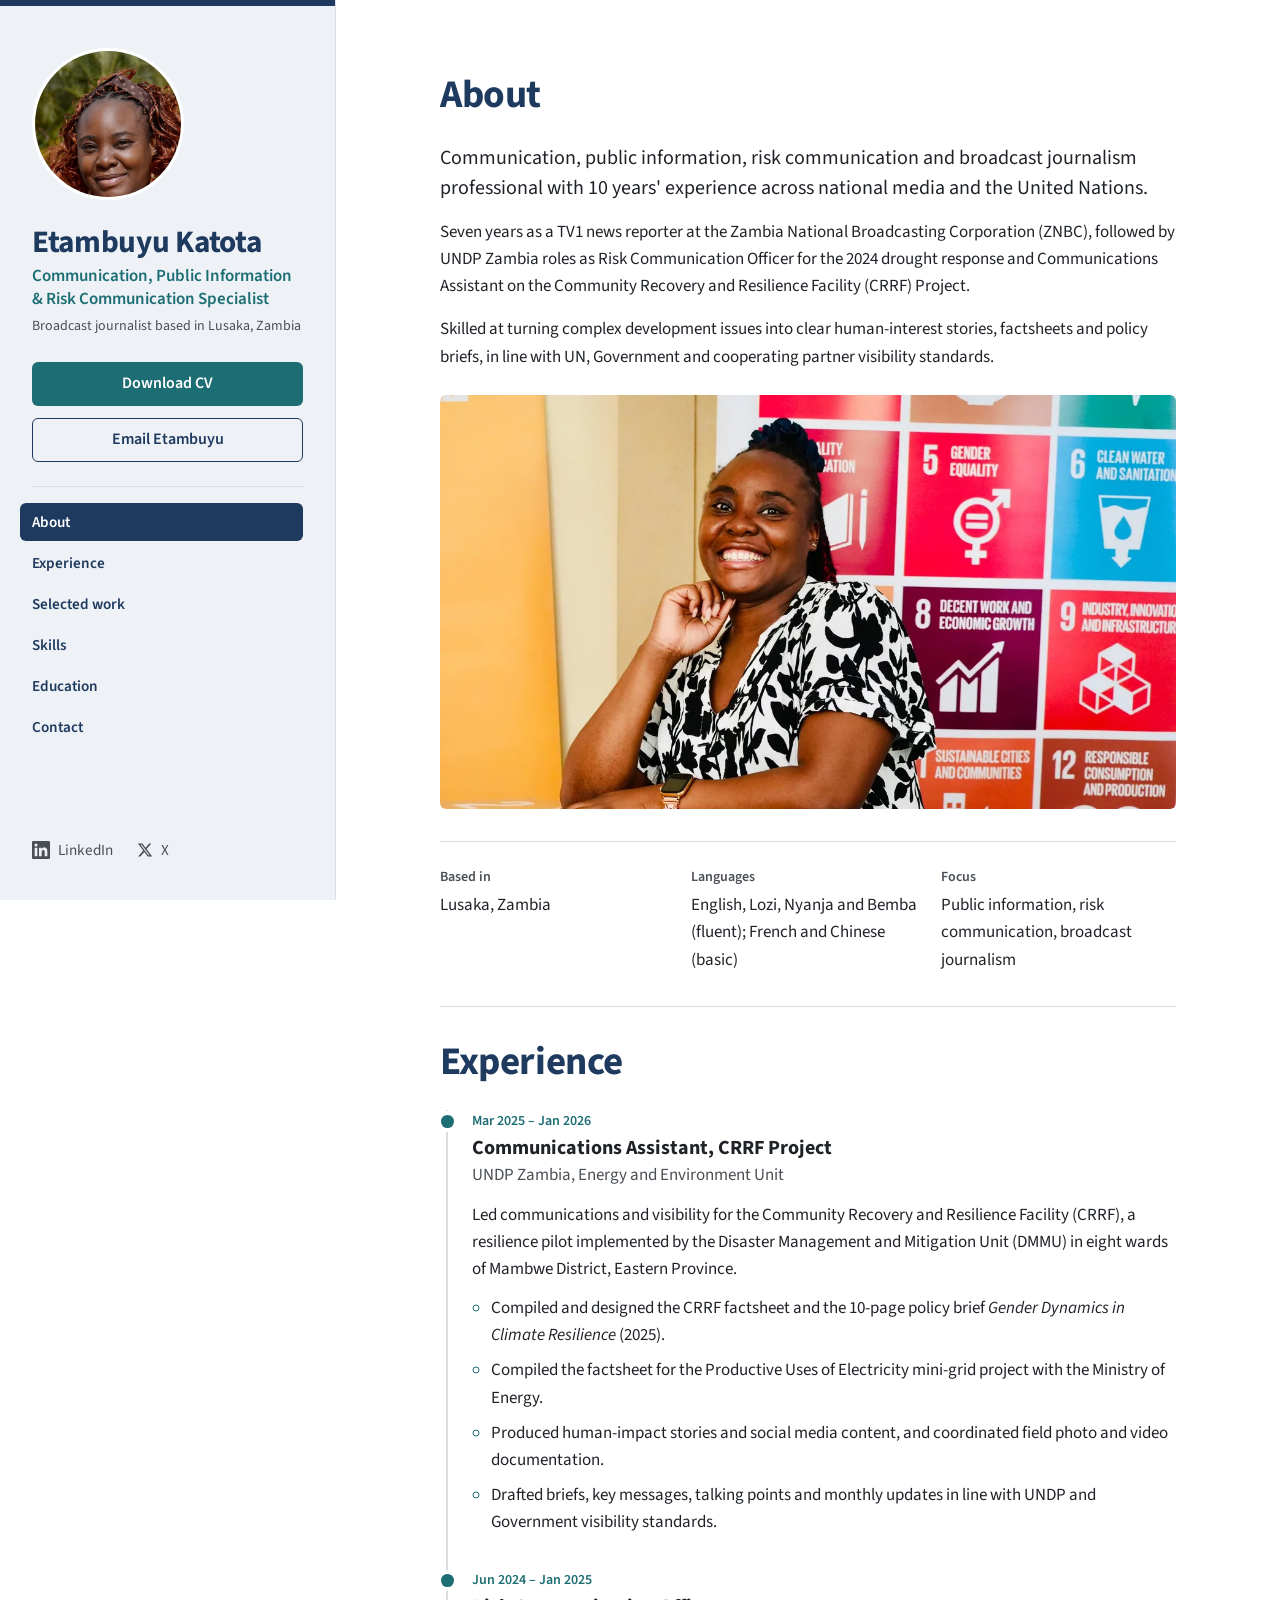
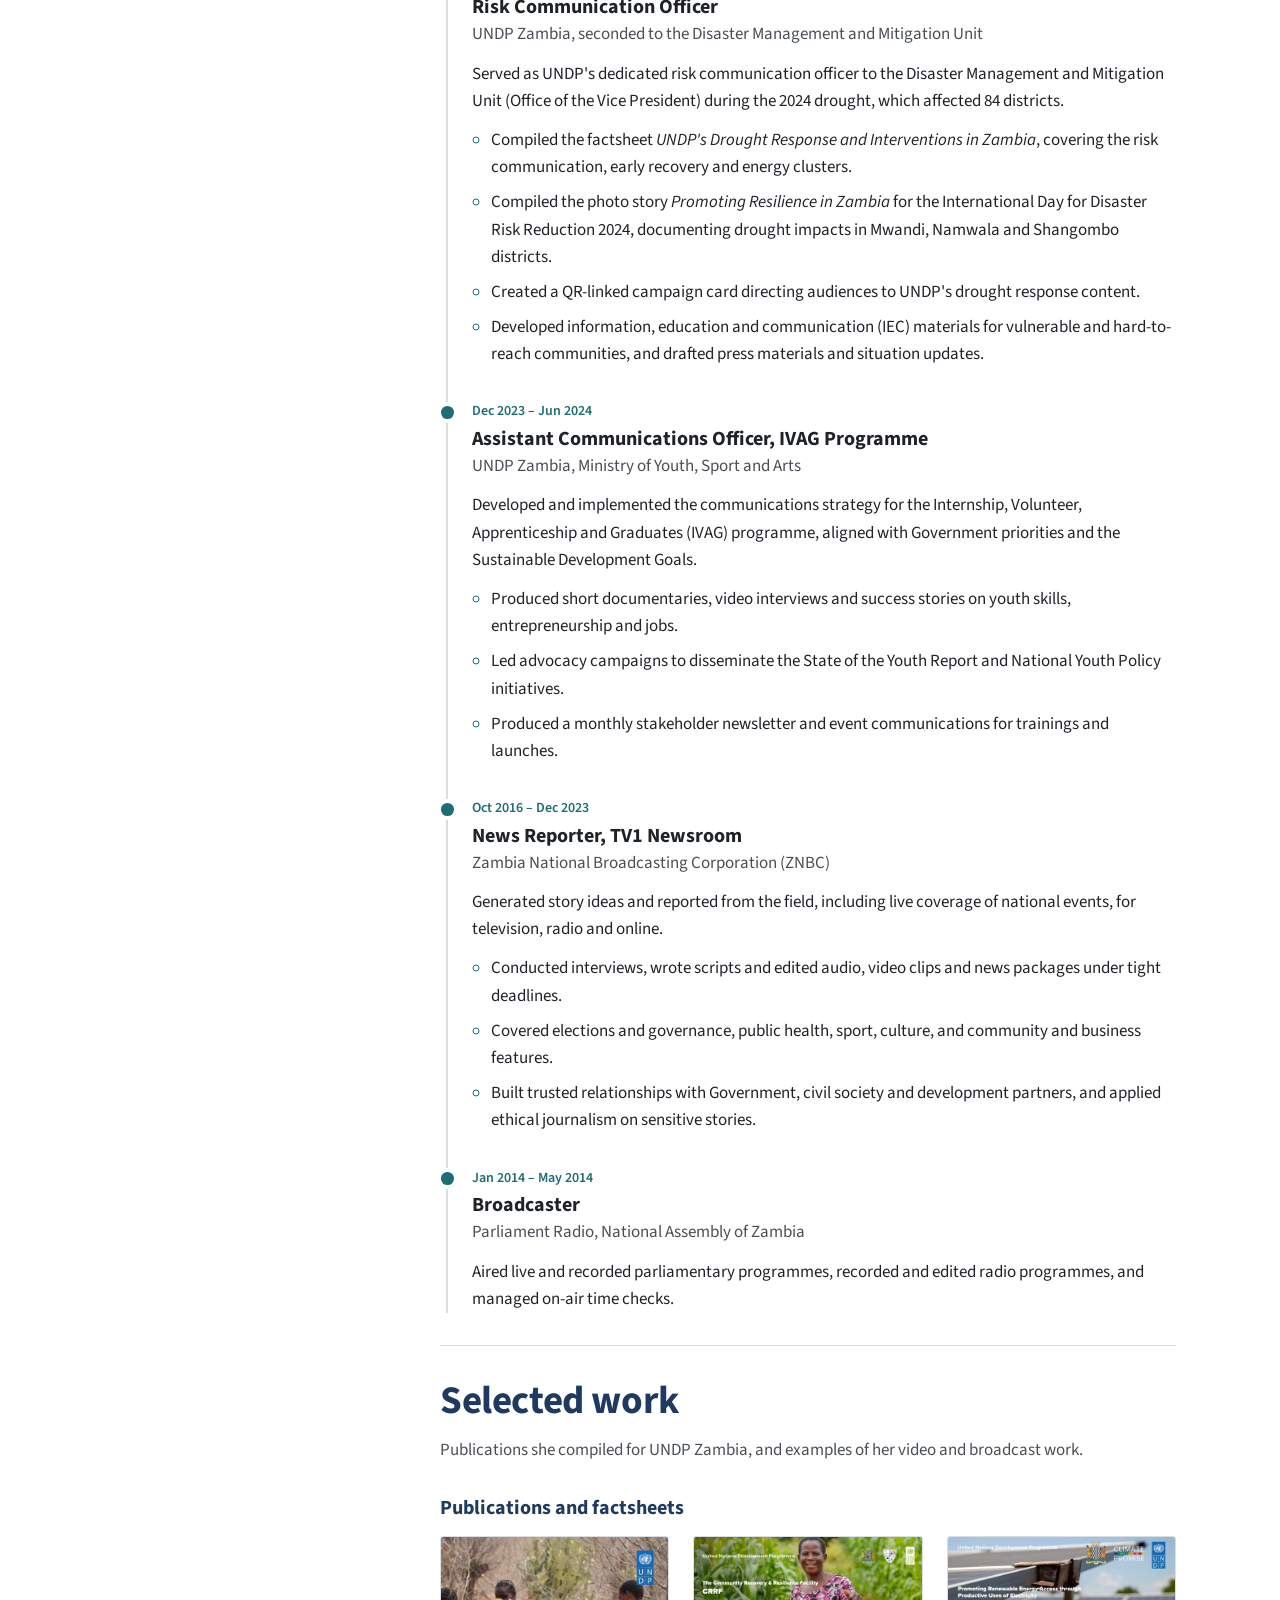
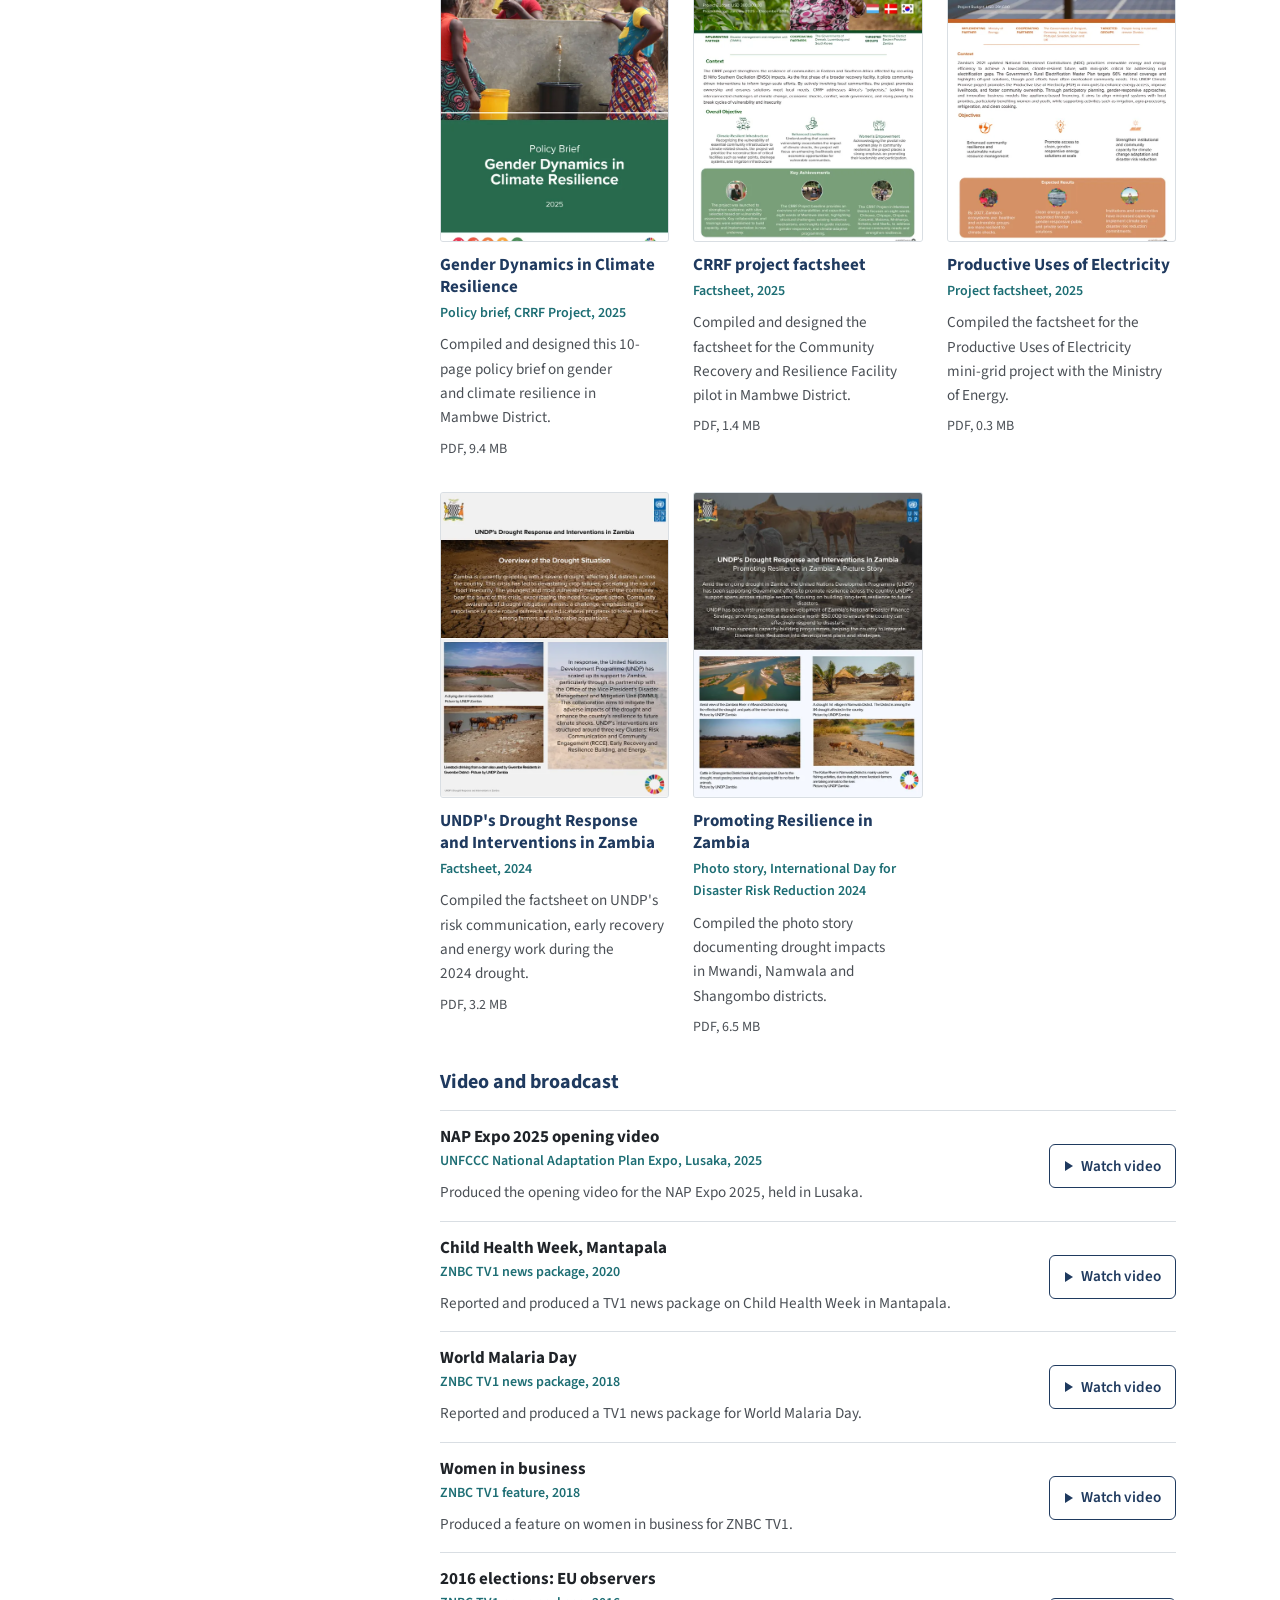
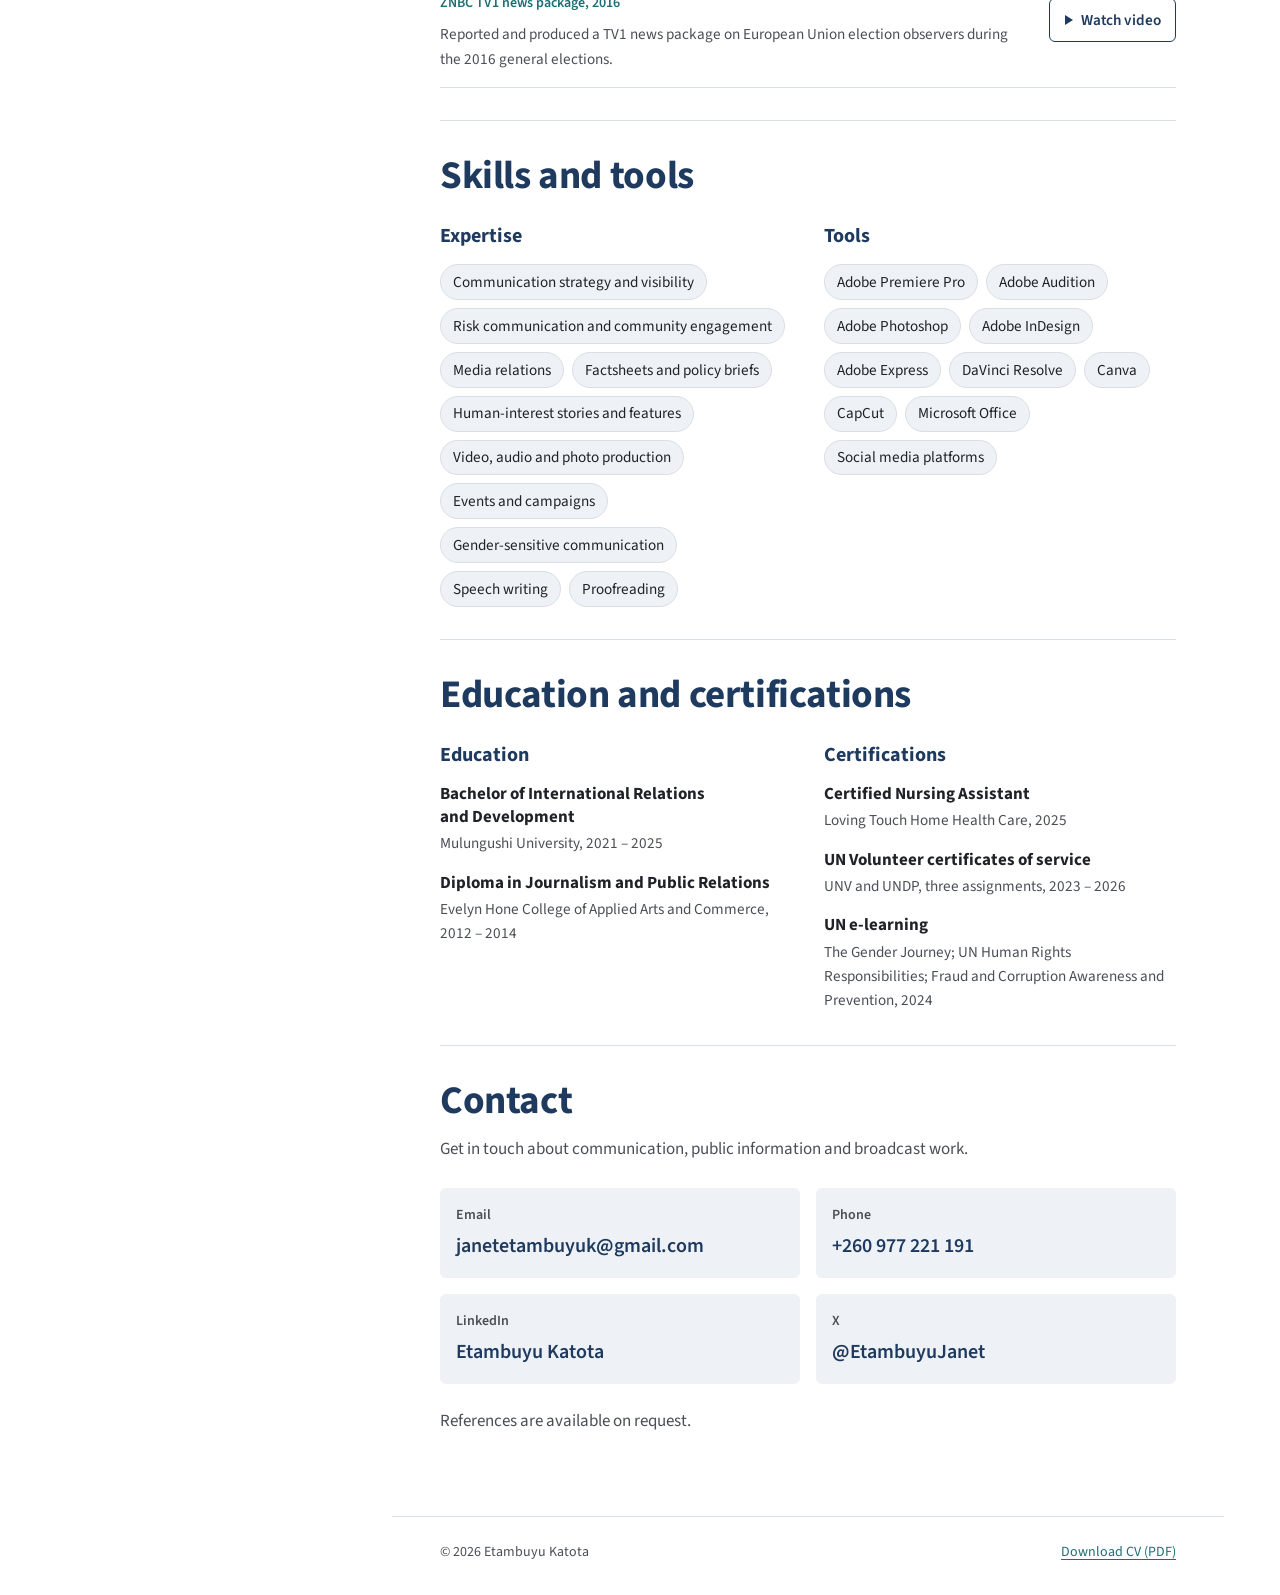
<file: index.html>
<!doctype html>
<html lang="en-GB">
<head>
  <meta charset="utf-8">
  <meta name="viewport" content="width=device-width, initial-scale=1">
  <title>Etambuyu Katota | Communication, Public Information &amp; Risk Communication Specialist</title>
  <meta name="description" content="Etambuyu Katota is a communication, public information, risk communication and broadcast journalism professional in Lusaka, Zambia, with 10 years' experience across national media and the United Nations.">
  <meta name="author" content="Etambuyu Katota">
  <meta name="theme-color" content="#1F3A5F">

  <link rel="canonical" href="https://etambuyukatota.github.io/">

  <!-- Preview shown when the link is shared on WhatsApp, LinkedIn, X, etc. -->
  <meta property="og:type" content="profile">
  <meta property="og:url" content="https://etambuyukatota.github.io/">
  <meta property="og:site_name" content="Etambuyu Katota">
  <meta property="og:title" content="Etambuyu Katota | Communication, Public Information &amp; Risk Communication Specialist">
  <meta property="og:description" content="Communication, public information, risk communication and broadcast journalism professional in Lusaka, Zambia.">
  <meta property="og:image" content="https://etambuyukatota.github.io/assets/img/social-preview.png">
  <meta property="og:image:width" content="1200">
  <meta property="og:image:height" content="630">
  <meta property="og:image:alt" content="Etambuyu Katota, Communication, Public Information and Risk Communication Specialist">
  <meta name="twitter:card" content="summary_large_image">

  <link rel="icon" href="assets/img/favicon.svg" type="image/svg+xml">
  <link rel="preload" href="assets/fonts/source-sans-3-latin-400-normal.woff2" as="font" type="font/woff2" crossorigin>
  <link rel="preload" href="assets/fonts/source-sans-3-latin-700-normal.woff2" as="font" type="font/woff2" crossorigin>
  <link rel="stylesheet" href="css/style.css">

  <script type="application/ld+json">
  {
    "@context": "https://schema.org",
    "@type": "Person",
    "name": "Etambuyu Katota",
    "jobTitle": "Communication, Public Information & Risk Communication Specialist",
    "email": "mailto:janetetambuyuk@gmail.com",
    "telephone": "+260977221191",
    "address": { "@type": "PostalAddress", "addressLocality": "Lusaka", "addressCountry": "ZM" },
    "alumniOf": [
      { "@type": "CollegeOrUniversity", "name": "Mulungushi University" },
      { "@type": "CollegeOrUniversity", "name": "Evelyn Hone College of Applied Arts and Commerce" }
    ],
    "knowsLanguage": ["English", "Lozi", "Nyanja", "Bemba", "French", "Chinese"],
    "sameAs": [
      "https://www.linkedin.com/in/etambuyu-katota-690616171",
      "https://x.com/EtambuyuJanet"
    ]
  }
  </script>
</head>
<body>
  <a class="skip-link" href="#main">Skip to content</a>

  <header class="profile">
    <div class="profile__inner">
      <img class="profile__photo" src="assets/img/etambuyu-katota-portrait.webp" width="480" height="600" alt="Portrait of Etambuyu Katota">
      <div class="profile__text">
        <h1 class="profile__name">Etambuyu Katota</h1>
        <p class="profile__role">Communication, Public Information &amp; Risk Communication Specialist</p>
        <p class="profile__meta">Broadcast journalist based in Lusaka, Zambia</p>
      </div>
      <div class="profile__actions">
        <a class="btn btn--primary" href="assets/docs/Etambuyu-Katota-CV.pdf" download>Download CV</a>
        <a class="btn btn--secondary" href="mailto:janetetambuyuk@gmail.com">Email Etambuyu</a>
      </div>
      <nav class="profile__nav" aria-label="Page sections">
        <ul>
          <li><a href="#about">About</a></li>
          <li><a href="#experience">Experience</a></li>
          <li><a href="#work">Selected work</a></li>
          <li><a href="#skills">Skills</a></li>
          <li><a href="#education">Education</a></li>
          <li><a href="#contact">Contact</a></li>
        </ul>
      </nav>
      <ul class="profile__social">
        <li>
          <a href="https://www.linkedin.com/in/etambuyu-katota-690616171" rel="me noopener" target="_blank">
            <svg aria-hidden="true" viewBox="0 0 24 24" width="18" height="18"><path fill="currentColor" d="M20.45 20.45h-3.55v-5.57c0-1.33-.03-3.04-1.85-3.04-1.86 0-2.14 1.45-2.14 2.94v5.67H9.36V9h3.41v1.56h.05c.48-.9 1.64-1.85 3.37-1.85 3.6 0 4.27 2.37 4.27 5.46v6.28ZM5.34 7.43a2.06 2.06 0 1 1 0-4.12 2.06 2.06 0 0 1 0 4.12ZM7.12 20.45H3.56V9h3.56v11.45ZM22.22 0H1.77C.79 0 0 .77 0 1.73v20.54C0 23.23.79 24 1.77 24h20.45c.98 0 1.78-.77 1.78-1.73V1.73C24 .77 23.2 0 22.22 0Z"/></svg>
            LinkedIn
          </a>
        </li>
        <li>
          <a href="https://x.com/EtambuyuJanet" rel="me noopener" target="_blank">
            <svg aria-hidden="true" viewBox="0 0 24 24" width="16" height="16"><path fill="currentColor" d="M18.24 2.25h3.31l-7.23 8.26 8.5 11.24h-6.66l-5.21-6.82-5.97 6.82H1.67l7.73-8.84L1.25 2.25h6.83l4.71 6.23 5.45-6.23Zm-1.16 17.52h1.83L7.08 4.13H5.12l11.96 15.64Z"/></svg>
            X
          </a>
        </li>
      </ul>
    </div>
  </header>

  <main id="main" class="content">

    <section id="about" class="section" aria-labelledby="about-title">
      <h2 id="about-title" class="section__title">About</h2>
      <div class="about">
        <div class="about__text">
          <p class="lede">Communication, public information, risk communication and broadcast journalism professional with 10 years' experience across national media and the United Nations.</p>
          <p>Seven years as a TV1 news reporter at the Zambia National Broadcasting Corporation (ZNBC), followed by UNDP Zambia roles as Risk Communication Officer for the 2024 drought response and Communications Assistant on the Community Recovery and Resilience Facility (CRRF) Project.</p>
          <p>Skilled at turning complex development issues into clear human-interest stories, factsheets and policy briefs, in line with UN, Government and cooperating partner visibility standards.</p>
        </div>
        <figure class="about__photo">
          <img src="assets/img/etambuyu-katota-sdg.webp" width="1200" height="800" loading="lazy" alt="Etambuyu Katota smiling in front of a Sustainable Development Goals display">
        </figure>
      </div>
      <dl class="facts">
        <div class="facts__item">
          <dt>Based in</dt>
          <dd>Lusaka, Zambia</dd>
        </div>
        <div class="facts__item">
          <dt>Languages</dt>
          <dd>English, Lozi, Nyanja and Bemba (fluent); French and Chinese (basic)</dd>
        </div>
        <div class="facts__item">
          <dt>Focus</dt>
          <dd>Public information, risk communication, broadcast journalism</dd>
        </div>
      </dl>
    </section>

    <section id="experience" class="section" aria-labelledby="experience-title">
      <h2 id="experience-title" class="section__title">Experience</h2>
      <ol class="timeline">
        <li class="role">
          <p class="role__dates"><time datetime="2025-03">Mar 2025</time> – <time datetime="2026-01">Jan 2026</time></p>
          <h3 class="role__title">Communications Assistant, CRRF Project</h3>
          <p class="role__org">UNDP Zambia, Energy and Environment Unit</p>
          <p class="role__summary">Led communications and visibility for the Community Recovery and Resilience Facility (CRRF), a resilience pilot implemented by the Disaster Management and Mitigation Unit (DMMU) in eight wards of Mambwe District, Eastern Province.</p>
          <ul class="role__points">
            <li>Compiled and designed the CRRF factsheet and the 10-page policy brief <cite>Gender Dynamics in Climate Resilience</cite> (2025).</li>
            <li>Compiled the factsheet for the Productive Uses of Electricity mini-grid project with the Ministry of Energy.</li>
            <li>Produced human-impact stories and social media content, and coordinated field photo and video documentation.</li>
            <li>Drafted briefs, key messages, talking points and monthly updates in line with UNDP and Government visibility standards.</li>
          </ul>
        </li>
        <li class="role">
          <p class="role__dates"><time datetime="2024-06">Jun 2024</time> – <time datetime="2025-01">Jan 2025</time></p>
          <h3 class="role__title">Risk Communication Officer</h3>
          <p class="role__org">UNDP Zambia, seconded to the Disaster Management and Mitigation Unit</p>
          <p class="role__summary">Served as UNDP's dedicated risk communication officer to the Disaster Management and Mitigation Unit (Office of the Vice President) during the 2024 drought, which affected 84 districts.</p>
          <ul class="role__points">
            <li>Compiled the factsheet <cite>UNDP's Drought Response and Interventions in Zambia</cite>, covering the risk communication, early recovery and energy clusters.</li>
            <li>Compiled the photo story <cite>Promoting Resilience in Zambia</cite> for the International Day for Disaster Risk Reduction 2024, documenting drought impacts in Mwandi, Namwala and Shangombo districts.</li>
            <li>Created a QR-linked campaign card directing audiences to UNDP's drought response content.</li>
            <li>Developed information, education and communication (IEC) materials for vulnerable and hard-to-reach communities, and drafted press materials and situation updates.</li>
          </ul>
        </li>
        <li class="role">
          <p class="role__dates"><time datetime="2023-12">Dec 2023</time> – <time datetime="2024-06">Jun 2024</time></p>
          <h3 class="role__title">Assistant Communications Officer, IVAG Programme</h3>
          <p class="role__org">UNDP Zambia, Ministry of Youth, Sport and Arts</p>
          <p class="role__summary">Developed and implemented the communications strategy for the Internship, Volunteer, Apprenticeship and Graduates (IVAG) programme, aligned with Government priorities and the Sustainable Development Goals.</p>
          <ul class="role__points">
            <li>Produced short documentaries, video interviews and success stories on youth skills, entrepreneurship and jobs.</li>
            <li>Led advocacy campaigns to disseminate the State of the Youth Report and National Youth Policy initiatives.</li>
            <li>Produced a monthly stakeholder newsletter and event communications for trainings and launches.</li>
          </ul>
        </li>
        <li class="role">
          <p class="role__dates"><time datetime="2016-10">Oct 2016</time> – <time datetime="2023-12">Dec 2023</time></p>
          <h3 class="role__title">News Reporter, TV1 Newsroom</h3>
          <p class="role__org">Zambia National Broadcasting Corporation (ZNBC)</p>
          <p class="role__summary">Generated story ideas and reported from the field, including live coverage of national events, for television, radio and online.</p>
          <ul class="role__points">
            <li>Conducted interviews, wrote scripts and edited audio, video clips and news packages under tight deadlines.</li>
            <li>Covered elections and governance, public health, sport, culture, and community and business features.</li>
            <li>Built trusted relationships with Government, civil society and development partners, and applied ethical journalism on sensitive stories.</li>
          </ul>
        </li>
        <li class="role">
          <p class="role__dates"><time datetime="2014-01">Jan 2014</time> – <time datetime="2014-05">May 2014</time></p>
          <h3 class="role__title">Broadcaster</h3>
          <p class="role__org">Parliament Radio, National Assembly of Zambia</p>
          <p class="role__summary">Aired live and recorded parliamentary programmes, recorded and edited radio programmes, and managed on-air time checks.</p>
        </li>
      </ol>
    </section>

    <section id="work" class="section" aria-labelledby="work-title">
      <h2 id="work-title" class="section__title">Selected work</h2>
      <p class="section__intro">Publications she compiled for UNDP Zambia, and examples of her video and broadcast work.</p>

      <h3 class="subhead">Publications and factsheets</h3>
      <ul class="shelf">
        <li class="doc">
          <a class="doc__link" href="assets/docs/gender-dynamics-in-climate-resilience-policy-brief.pdf" target="_blank" rel="noopener">
            <img class="doc__cover" src="assets/img/gender-dynamics-in-climate-resilience-policy-brief.webp" width="560" height="792" loading="lazy" alt="">
            <span class="doc__title">Gender Dynamics in Climate Resilience</span>
          </a>
          <p class="doc__meta">Policy brief, CRRF Project, 2025</p>
          <p class="doc__desc">Compiled and designed this 10-page policy brief on gender and climate resilience in Mambwe District.</p>
          <p class="doc__file">PDF, 9.4 MB</p>
        </li>
        <li class="doc">
          <a class="doc__link" href="assets/docs/crrf-project-factsheet.pdf" target="_blank" rel="noopener">
            <img class="doc__cover" src="assets/img/crrf-project-factsheet.webp" width="560" height="792" loading="lazy" alt="">
            <span class="doc__title">CRRF project factsheet</span>
          </a>
          <p class="doc__meta">Factsheet, 2025</p>
          <p class="doc__desc">Compiled and designed the factsheet for the Community Recovery and Resilience Facility pilot in Mambwe District.</p>
          <p class="doc__file">PDF, 1.4 MB</p>
        </li>
        <li class="doc">
          <a class="doc__link" href="assets/docs/productive-uses-of-electricity-factsheet.pdf" target="_blank" rel="noopener">
            <img class="doc__cover" src="assets/img/productive-uses-of-electricity-factsheet.webp" width="560" height="792" loading="lazy" alt="">
            <span class="doc__title">Productive Uses of Electricity</span>
          </a>
          <p class="doc__meta">Project factsheet, 2025</p>
          <p class="doc__desc">Compiled the factsheet for the Productive Uses of Electricity mini-grid project with the Ministry of Energy.</p>
          <p class="doc__file">PDF, 0.3 MB</p>
        </li>
        <li class="doc">
          <a class="doc__link" href="assets/docs/undp-drought-response-zambia-factsheet.pdf" target="_blank" rel="noopener">
            <img class="doc__cover" src="assets/img/undp-drought-response-zambia-factsheet.webp" width="560" height="725" loading="lazy" alt="">
            <span class="doc__title">UNDP's Drought Response and Interventions in Zambia</span>
          </a>
          <p class="doc__meta">Factsheet, 2024</p>
          <p class="doc__desc">Compiled the factsheet on UNDP's risk communication, early recovery and energy work during the 2024 drought.</p>
          <p class="doc__file">PDF, 3.2 MB</p>
        </li>
        <li class="doc">
          <a class="doc__link" href="assets/docs/promoting-resilience-in-zambia-photo-story.pdf" target="_blank" rel="noopener">
            <img class="doc__cover" src="assets/img/promoting-resilience-in-zambia-photo-story.webp" width="560" height="725" loading="lazy" alt="">
            <span class="doc__title">Promoting Resilience in Zambia</span>
          </a>
          <p class="doc__meta">Photo story, International Day for Disaster Risk Reduction 2024</p>
          <p class="doc__desc">Compiled the photo story documenting drought impacts in Mwandi, Namwala and Shangombo districts.</p>
          <p class="doc__file">PDF, 6.5 MB</p>
        </li>
      </ul>

      <h3 class="subhead">Video and broadcast</h3>
      <ul class="clips">
        <li class="clip">
          <div class="clip__body">
            <h4 class="clip__title">NAP Expo 2025 opening video</h4>
            <p class="clip__meta">UNFCCC National Adaptation Plan Expo, Lusaka, 2025</p>
            <p class="clip__desc">Produced the opening video for the NAP Expo 2025, held in Lusaka.</p>
          </div>
          <a class="clip__link" href="https://drive.google.com/file/d/1BtQx6ee_36wa7P-OPgQ3Y6OFxZQ8eIn4/view" target="_blank" rel="noopener">Watch video<span class="visually-hidden">: NAP Expo 2025 opening video</span></a>
        </li>
        <li class="clip">
          <div class="clip__body">
            <h4 class="clip__title">Child Health Week, Mantapala</h4>
            <p class="clip__meta">ZNBC TV1 news package, 2020</p>
            <p class="clip__desc">Reported and produced a TV1 news package on Child Health Week in Mantapala.</p>
          </div>
          <a class="clip__link" href="https://drive.google.com/file/d/13CK7U-3T4KsKjmwIeJfXS5IhXt51ErIX/view" target="_blank" rel="noopener">Watch video<span class="visually-hidden">: Child Health Week, Mantapala</span></a>
        </li>
        <li class="clip">
          <div class="clip__body">
            <h4 class="clip__title">World Malaria Day</h4>
            <p class="clip__meta">ZNBC TV1 news package, 2018</p>
            <p class="clip__desc">Reported and produced a TV1 news package for World Malaria Day.</p>
          </div>
          <a class="clip__link" href="https://drive.google.com/file/d/1NaxVzxKhfRAt9m6l-K4M7yEfGnw8eYYF/view" target="_blank" rel="noopener">Watch video<span class="visually-hidden">: World Malaria Day</span></a>
        </li>
        <li class="clip">
          <div class="clip__body">
            <h4 class="clip__title">Women in business</h4>
            <p class="clip__meta">ZNBC TV1 feature, 2018</p>
            <p class="clip__desc">Produced a feature on women in business for ZNBC TV1.</p>
          </div>
          <a class="clip__link" href="https://drive.google.com/file/d/1Yj7AmW-o2NWH8PY1yAkkLG1XNilGoOBj/view" target="_blank" rel="noopener">Watch video<span class="visually-hidden">: Women in business</span></a>
        </li>
        <li class="clip">
          <div class="clip__body">
            <h4 class="clip__title">2016 elections: EU observers</h4>
            <p class="clip__meta">ZNBC TV1 news package, 2016</p>
            <p class="clip__desc">Reported and produced a TV1 news package on European Union election observers during the 2016 general elections.</p>
          </div>
          <a class="clip__link" href="https://drive.google.com/file/d/1ihY1jVvX0kPC_Id4A9cab76juUg9hip3/view" target="_blank" rel="noopener">Watch video<span class="visually-hidden">: 2016 elections, EU observers</span></a>
        </li>
      </ul>
    </section>

    <section id="skills" class="section" aria-labelledby="skills-title">
      <h2 id="skills-title" class="section__title">Skills and tools</h2>
      <div class="columns">
        <div>
          <h3 class="subhead">Expertise</h3>
          <ul class="tags">
            <li>Communication strategy and visibility</li>
            <li>Risk communication and community engagement</li>
            <li>Media relations</li>
            <li>Factsheets and policy briefs</li>
            <li>Human-interest stories and features</li>
            <li>Video, audio and photo production</li>
            <li>Events and campaigns</li>
            <li>Gender-sensitive communication</li>
            <li>Speech writing</li>
            <li>Proofreading</li>
          </ul>
        </div>
        <div>
          <h3 class="subhead">Tools</h3>
          <ul class="tags">
            <li>Adobe Premiere Pro</li>
            <li>Adobe Audition</li>
            <li>Adobe Photoshop</li>
            <li>Adobe InDesign</li>
            <li>Adobe Express</li>
            <li>DaVinci Resolve</li>
            <li>Canva</li>
            <li>CapCut</li>
            <li>Microsoft Office</li>
            <li>Social media platforms</li>
          </ul>
        </div>
      </div>
    </section>

    <section id="education" class="section" aria-labelledby="education-title">
      <h2 id="education-title" class="section__title">Education and certifications</h2>
      <div class="columns">
        <div>
          <h3 class="subhead">Education</h3>
          <ul class="entries">
            <li>
              <p class="entry__title">Bachelor of International Relations and Development</p>
              <p class="entry__meta">Mulungushi University, 2021 – 2025</p>
            </li>
            <li>
              <p class="entry__title">Diploma in Journalism and Public Relations</p>
              <p class="entry__meta">Evelyn Hone College of Applied Arts and Commerce, 2012 – 2014</p>
            </li>
          </ul>
        </div>
        <div>
          <h3 class="subhead">Certifications</h3>
          <ul class="entries">
            <li>
              <p class="entry__title">Certified Nursing Assistant</p>
              <p class="entry__meta">Loving Touch Home Health Care, 2025</p>
            </li>
            <li>
              <p class="entry__title">UN Volunteer certificates of service</p>
              <p class="entry__meta">UNV and UNDP, three assignments, 2023 – 2026</p>
            </li>
            <li>
              <p class="entry__title">UN e-learning</p>
              <p class="entry__meta">The Gender Journey; UN Human Rights Responsibilities; Fraud and Corruption Awareness and Prevention, 2024</p>
            </li>
          </ul>
        </div>
      </div>
    </section>

    <section id="contact" class="section section--contact" aria-labelledby="contact-title">
      <h2 id="contact-title" class="section__title">Contact</h2>
      <p class="section__intro">Get in touch about communication, public information and broadcast work.</p>
      <dl class="contact">
        <div class="contact__item">
          <dt>Email</dt>
          <dd><a href="mailto:janetetambuyuk@gmail.com">janetetambuyuk@gmail.com</a></dd>
        </div>
        <div class="contact__item">
          <dt>Phone</dt>
          <dd><a href="tel:+260977221191">+260 977 221 191</a></dd>
        </div>
        <div class="contact__item">
          <dt>LinkedIn</dt>
          <dd><a href="https://www.linkedin.com/in/etambuyu-katota-690616171" rel="me noopener" target="_blank">Etambuyu Katota</a></dd>
        </div>
        <div class="contact__item">
          <dt>X</dt>
          <dd><a href="https://x.com/EtambuyuJanet" rel="me noopener" target="_blank">@EtambuyuJanet</a></dd>
        </div>
      </dl>
      <p class="note">References are available on request.</p>
    </section>

  </main>

  <footer class="site-footer">
    <p>&copy; <span data-year>2026</span> Etambuyu Katota</p>
    <p><a href="assets/docs/Etambuyu-Katota-CV.pdf" download>Download CV (PDF)</a></p>
  </footer>

  <script src="js/main.js" defer></script>
</body>
</html>
</file>
<file: css/style.css>
/* =========================================================
   Etambuyu Katota — personal site
   Colours and type match the Modern CV.
   ========================================================= */

/* ---------- Fonts (self-hosted, SIL Open Font License) ---------- */
@font-face {
  font-family: "Source Sans 3";
  font-style: normal;
  font-weight: 400;
  font-display: swap;
  src: url("../assets/fonts/source-sans-3-latin-400-normal.woff2") format("woff2");
}
@font-face {
  font-family: "Source Sans 3";
  font-style: italic;
  font-weight: 400;
  font-display: swap;
  src: url("../assets/fonts/source-sans-3-latin-400-italic.woff2") format("woff2");
}
@font-face {
  font-family: "Source Sans 3";
  font-style: normal;
  font-weight: 600;
  font-display: swap;
  src: url("../assets/fonts/source-sans-3-latin-600-normal.woff2") format("woff2");
}
@font-face {
  font-family: "Source Sans 3";
  font-style: normal;
  font-weight: 700;
  font-display: swap;
  src: url("../assets/fonts/source-sans-3-latin-700-normal.woff2") format("woff2");
}

/* ---------- Design tokens ---------- */
:root {
  --navy: #1F3A5F;
  --navy-deep: #152A46;
  --teal: #1D6E74;
  --teal-dark: #155358;
  --mist: #EEF2F6;
  --ink: #1F2328;
  --slate: #4A4F55;
  --rule: #D9DEE3;
  --paper: #FFFFFF;

  --font: "Source Sans 3", "Segoe UI", "Helvetica Neue", sans-serif;

  /* Type scale (1.25 ratio) */
  --step--1: 0.875rem;
  --step-0: 1.0625rem;
  --step-1: 1.25rem;
  --step-2: 1.5625rem;
  --step-3: 1.95rem;
  --step-4: 2.44rem;

  --space-1: 0.25rem;
  --space-2: 0.5rem;
  --space-3: 0.75rem;
  --space-4: 1rem;
  --space-5: 1.5rem;
  --space-6: 2rem;
  --space-7: 3rem;
  --space-8: 4.5rem;

  --sidebar: 21rem;
  --measure: 46rem;
  --radius: 6px;
}

/* ---------- Base ---------- */
*,
*::before,
*::after { box-sizing: border-box; }

html {
  -webkit-text-size-adjust: 100%;
  text-size-adjust: 100%;
}

@media (prefers-reduced-motion: no-preference) {
  html { scroll-behavior: smooth; }
}

body {
  margin: 0;
  background: var(--paper);
  color: var(--ink);
  font-family: var(--font);
  font-size: var(--step-0);
  line-height: 1.6;
  -webkit-font-smoothing: antialiased;
}

img { max-width: 100%; height: auto; display: block; }

h1, h2, h3, h4 {
  margin: 0;
  line-height: 1.2;
  text-wrap: balance;
}

p { margin: 0; text-wrap: pretty; }

ul, ol { margin: 0; padding: 0; }

a {
  color: var(--teal);
  text-decoration-thickness: 1px;
  text-underline-offset: 0.18em;
}
a:hover { color: var(--teal-dark); }

:focus-visible {
  outline: 3px solid var(--teal);
  outline-offset: 3px;
  border-radius: 2px;
}

cite { font-style: italic; }

.visually-hidden {
  position: absolute !important;
  width: 1px; height: 1px;
  padding: 0; margin: -1px;
  overflow: hidden; clip: rect(0 0 0 0);
  white-space: nowrap; border: 0;
}

.skip-link {
  position: absolute;
  left: var(--space-4);
  top: -3rem;
  z-index: 100;
  padding: var(--space-2) var(--space-4);
  background: var(--navy);
  color: var(--paper);
  border-radius: var(--radius);
}
.skip-link:focus { top: var(--space-4); color: var(--paper); }

/* ---------- Buttons ---------- */
.btn {
  display: inline-flex;
  align-items: center;
  justify-content: center;
  min-height: 2.75rem;
  padding: 0.55rem 1.1rem;
  border-radius: var(--radius);
  border: 1.5px solid transparent;
  font-weight: 600;
  font-size: 1rem;
  line-height: 1.2;
  text-decoration: none;
  transition: background-color 0.15s ease, border-color 0.15s ease, color 0.15s ease;
}
.btn--primary { background: var(--teal); color: var(--paper); }
.btn--primary:hover { background: var(--teal-dark); color: var(--paper); }
.btn--secondary { border-color: var(--navy); color: var(--navy); background: transparent; }
.btn--secondary:hover { background: var(--navy); color: var(--paper); }

/* =========================================================
   Profile panel (sidebar on desktop, header on mobile)
   ========================================================= */
.profile {
  background: var(--mist);
  border-bottom: 3px solid var(--navy);
}

.profile__inner {
  display: grid;
  grid-template-columns: 5.5rem 1fr;
  gap: var(--space-4) var(--space-4);
  align-items: center;
  padding: var(--space-5) var(--space-4) var(--space-4);
  max-width: 48rem;
  margin: 0 auto;
}

.profile__photo {
  width: 5.5rem;
  height: 5.5rem;
  border-radius: 50%;
  object-fit: cover;
  object-position: 50% 20%;
  border: 3px solid var(--paper);
}

.profile__name {
  font-size: var(--step-3);
  font-weight: 700;
  color: var(--navy);
  letter-spacing: -0.01em;
}

.profile__role {
  margin-top: var(--space-1);
  font-size: 1.0625rem;
  font-weight: 600;
  line-height: 1.35;
  color: var(--teal);
}

.profile__meta {
  margin-top: var(--space-1);
  font-size: var(--step--1);
  color: var(--slate);
}

.profile__actions {
  grid-column: 1 / -1;
  display: flex;
  flex-wrap: wrap;
  gap: var(--space-3);
}

.profile__nav {
  grid-column: 1 / -1;
  margin: 0 calc(var(--space-4) * -1);
  border-top: 1px solid var(--rule);
}
.profile__nav ul {
  list-style: none;
  display: flex;
  gap: var(--space-1);
  overflow-x: auto;
  padding: var(--space-2) var(--space-4) 0;
  scrollbar-width: none;
}
.profile__nav ul::-webkit-scrollbar { display: none; }
.profile__nav a {
  display: block;
  white-space: nowrap;
  padding: var(--space-2) var(--space-3);
  border-radius: var(--radius);
  color: var(--navy);
  font-weight: 600;
  font-size: 0.95rem;
  text-decoration: none;
}
.profile__nav a:hover { background: rgba(31, 58, 95, 0.08); }
.profile__nav a[aria-current="true"] {
  background: var(--navy);
  color: var(--paper);
}

.profile__social {
  display: none;
  list-style: none;
}
.profile__social a {
  display: inline-flex;
  align-items: center;
  gap: var(--space-2);
  color: var(--slate);
  font-size: 0.95rem;
  text-decoration: none;
}
.profile__social a:hover { color: var(--navy); }

/* =========================================================
   Main content
   ========================================================= */
.content {
  padding: var(--space-6) var(--space-4) var(--space-7);
  max-width: 48rem;
  margin: 0 auto;
}

.section { padding-block: var(--space-6); scroll-margin-top: var(--space-4); }
.section + .section { border-top: 1px solid var(--rule); }
.section:first-child { padding-top: 0; }

.section__title {
  font-size: var(--step-3);
  font-weight: 700;
  color: var(--navy);
  letter-spacing: -0.01em;
  margin-bottom: var(--space-5);
}

.section__intro {
  max-width: var(--measure);
  color: var(--slate);
  margin-top: calc(var(--space-3) * -1);
  margin-bottom: var(--space-5);
}

.subhead {
  font-size: var(--step-1);
  font-weight: 700;
  color: var(--navy);
  margin-bottom: var(--space-4);
}
* + .subhead { margin-top: var(--space-6); }

/* ---------- About ---------- */
.about {
  display: grid;
  gap: var(--space-5);
}
.about__text {
  display: grid;
  gap: var(--space-4);
  max-width: var(--measure);
}
.lede {
  font-size: var(--step-1);
  line-height: 1.5;
  color: var(--ink);
}
.about__photo { margin: 0; }
.about__photo img {
  width: 100%;
  aspect-ratio: 16 / 9;
  object-fit: cover;
  object-position: 50% 30%;
  border-radius: var(--radius);
}

.facts {
  margin: var(--space-6) 0 0;
  display: grid;
  gap: var(--space-4);
  padding-top: var(--space-5);
  border-top: 1px solid var(--rule);
}
.facts__item dt {
  font-size: var(--step--1);
  font-weight: 600;
  color: var(--slate);
}
.facts__item dd {
  margin: var(--space-1) 0 0;
  color: var(--ink);
}

/* ---------- Experience timeline ---------- */
.timeline {
  list-style: none;
  position: relative;
  border-left: 2px solid var(--rule);
  margin-left: 0.4rem;
}
.role {
  position: relative;
  padding: 0 0 var(--space-6) var(--space-5);
}
.role:last-child { padding-bottom: 0; }
.role::before {
  content: "";
  position: absolute;
  left: calc(-0.4rem - 1px);
  top: 0.35rem;
  width: 0.8rem;
  height: 0.8rem;
  border-radius: 50%;
  background: var(--teal);
  box-shadow: 0 0 0 4px var(--paper);
}
.role__dates {
  font-size: var(--step--1);
  font-weight: 600;
  color: var(--teal);
  font-variant-numeric: tabular-nums;
}
.role__title {
  margin-top: var(--space-1);
  font-size: var(--step-1);
  font-weight: 700;
  color: var(--ink);
}
.role__org {
  margin-top: 0.15rem;
  color: var(--slate);
}
.role__summary {
  margin-top: var(--space-3);
  max-width: var(--measure);
}
.role__points {
  margin-top: var(--space-3);
  padding-left: 1.15rem;
  display: grid;
  gap: var(--space-2);
  max-width: var(--measure);
}
.role__points li::marker { color: var(--teal); }

/* ---------- Selected work: document shelf ---------- */
.shelf {
  list-style: none;
  display: grid;
  grid-template-columns: repeat(2, minmax(0, 1fr));
  gap: var(--space-6) var(--space-4);
}
.doc { display: flex; flex-direction: column; }
.doc__link {
  display: flex;
  flex-direction: column;
  gap: var(--space-3);
  color: var(--ink);
  text-decoration: none;
}
.doc__cover {
  width: 100%;
  aspect-ratio: 210 / 280;
  object-fit: cover;
  object-position: top;
  background: var(--mist);
  border: 1px solid var(--rule);
  border-radius: 3px;
  transition: border-color 0.15s ease, transform 0.2s ease;
}
.doc__title {
  font-weight: 700;
  font-size: 1.0625rem;
  line-height: 1.3;
  color: var(--navy);
}
.doc__link:hover .doc__title { text-decoration: underline; text-underline-offset: 0.18em; }
.doc__link:hover .doc__cover { border-color: var(--navy); }
@media (prefers-reduced-motion: no-preference) {
  .doc__link:hover .doc__cover { transform: translateY(-3px); }
}
.doc__meta {
  margin-top: var(--space-1);
  font-size: var(--step--1);
  color: var(--teal);
  font-weight: 600;
}
.doc__desc {
  margin-top: var(--space-2);
  font-size: 0.95rem;
  color: var(--slate);
}
.doc__file {
  margin-top: var(--space-2);
  font-size: var(--step--1);
  color: var(--slate);
}

/* ---------- Selected work: video list ---------- */
.clips {
  list-style: none;
  border-top: 1px solid var(--rule);
}
.clip {
  display: grid;
  gap: var(--space-3);
  padding: var(--space-4) 0;
  border-bottom: 1px solid var(--rule);
}
.clip__title {
  font-size: 1.0625rem;
  font-weight: 700;
  color: var(--ink);
}
.clip__meta {
  margin-top: 0.15rem;
  font-size: var(--step--1);
  font-weight: 600;
  color: var(--teal);
}
.clip__desc {
  margin-top: var(--space-2);
  color: var(--slate);
  font-size: 0.95rem;
  max-width: 40rem;
}
.clip__link {
  justify-self: start;
  display: inline-flex;
  align-items: center;
  gap: var(--space-2);
  min-height: 2.75rem;
  padding: 0.45rem 0.9rem;
  border: 1.5px solid var(--navy);
  border-radius: var(--radius);
  color: var(--navy);
  font-weight: 600;
  font-size: 0.95rem;
  text-decoration: none;
  white-space: nowrap;
}
.clip__link::before {
  content: "";
  width: 0;
  height: 0;
  border-top: 0.32rem solid transparent;
  border-bottom: 0.32rem solid transparent;
  border-left: 0.5rem solid currentColor;
}
.clip__link:hover { background: var(--navy); color: var(--paper); }

/* ---------- Skills, education ---------- */
.columns {
  display: grid;
  gap: var(--space-6);
}
.columns .subhead { margin-top: 0; }

.tags {
  list-style: none;
  display: flex;
  flex-wrap: wrap;
  gap: var(--space-2);
}
.tags li {
  padding: 0.3rem 0.75rem;
  border: 1px solid var(--rule);
  border-radius: 999px;
  background: var(--mist);
  font-size: 0.95rem;
  color: var(--ink);
}

.entries {
  list-style: none;
  display: grid;
  gap: var(--space-4);
}
.entry__title { font-weight: 700; color: var(--ink); line-height: 1.35; }
.entry__meta { margin-top: 0.15rem; color: var(--slate); font-size: 0.95rem; }

/* ---------- Contact ---------- */
.contact {
  margin: 0;
  display: grid;
  gap: var(--space-4);
}
.contact__item {
  padding: var(--space-4);
  background: var(--mist);
  border-radius: var(--radius);
}
.contact__item dt {
  font-size: var(--step--1);
  font-weight: 600;
  color: var(--slate);
}
.contact__item dd {
  margin: var(--space-1) 0 0;
  font-size: var(--step-1);
  font-weight: 600;
  overflow-wrap: anywhere;
}
.contact__item a { color: var(--navy); text-decoration: none; }
.contact__item a:hover { color: var(--teal); text-decoration: underline; }
.note { margin-top: var(--space-5); color: var(--slate); }

/* ---------- Footer ---------- */
.site-footer {
  display: flex;
  flex-wrap: wrap;
  justify-content: space-between;
  gap: var(--space-3);
  max-width: 48rem;
  margin: 0 auto;
  padding: var(--space-5) var(--space-4) var(--space-6);
  border-top: 1px solid var(--rule);
  font-size: var(--step--1);
  color: var(--slate);
}

/* =========================================================
   Tablet and up
   ========================================================= */
@media (min-width: 40em) {
  .profile__inner {
    grid-template-columns: 7rem 1fr;
    padding: var(--space-6) var(--space-5) var(--space-4);
  }
  .profile__photo { width: 7rem; height: 7rem; }
  .profile__nav { margin: 0 calc(var(--space-5) * -1); }
  .profile__nav ul { padding-inline: var(--space-5); }

  .content { padding-inline: var(--space-5); }
  .site-footer { padding-inline: var(--space-5); }

  .shelf { grid-template-columns: repeat(3, minmax(0, 1fr)); gap: var(--space-6) var(--space-5); }
  .clip { grid-template-columns: 1fr auto; align-items: center; gap: var(--space-5); }
  .columns { grid-template-columns: repeat(2, minmax(0, 1fr)); }
  .contact { grid-template-columns: repeat(2, minmax(0, 1fr)); }
  .facts { grid-template-columns: repeat(3, minmax(0, 1fr)); }
}

/* =========================================================
   Phones and tablets: header scrolls away, menu strip stays
   pinned to the top (main.js sets --profile-top and --nav-h).
   ========================================================= */
@media (max-width: 63.99em) {
  .profile__inner { padding-bottom: 0; }

  .js .profile {
    position: sticky;
    top: var(--profile-top, 0px);
    z-index: 20;
    transition: box-shadow 0.2s ease;
  }
  .js .profile.is-stuck { box-shadow: 0 8px 18px -12px rgba(21, 42, 70, 0.55); }

  /* Sections have 2rem of padding above their heading, so this lands each
     heading about 1.25rem below the pinned menu. */
  .section { scroll-margin-top: calc(var(--nav-h, 0px) - var(--space-3)); }
  .section:first-child { scroll-margin-top: calc(var(--nav-h, 0px) + var(--space-5)); }

  .profile__nav { position: relative; }
  .profile__nav ul {
    position: relative;
    padding-block: var(--space-2);
    overscroll-behavior-x: contain;
    -webkit-overflow-scrolling: touch;
  }
  .profile__nav a {
    display: flex;
    align-items: center;
    min-height: 2.75rem;
    padding: 0 0.9rem;
  }
  .profile__nav li:last-child { padding-right: var(--space-2); }

  /* Fades at the edges hint that the menu slides sideways. */
  .profile__nav::before,
  .profile__nav::after {
    content: "";
    position: absolute;
    top: 1px;
    bottom: 0;
    width: 2.25rem;
    z-index: 1;
    pointer-events: none;
    opacity: 0;
    transition: opacity 0.15s ease;
  }
  .profile__nav::before { left: 0; background: linear-gradient(to right, var(--mist) 20%, rgba(238, 242, 246, 0)); }
  .profile__nav::after { right: 0; background: linear-gradient(to left, var(--mist) 20%, rgba(238, 242, 246, 0)); }
  .profile__nav.can-left::before,
  .profile__nav.can-right::after { opacity: 1; }
}

/* Phones: document covers sit beside their text, one per row. */
@media (max-width: 39.99em) {
  .profile__inner { grid-template-columns: 4.75rem 1fr; padding-top: var(--space-4); gap: var(--space-3) var(--space-4); }
  .profile__photo { width: 4.75rem; height: 4.75rem; }
  .profile__name { font-size: var(--step-2); }
  .profile__role { font-size: 1rem; }
  .profile__actions .btn { flex: 1 1 0; padding-inline: var(--space-3); }

  .content { padding-top: var(--space-5); }

  .shelf { grid-template-columns: minmax(0, 1fr); gap: var(--space-5); }
  .doc {
    position: relative;
    min-height: 8rem;
    padding-left: 6.75rem;
  }
  .doc__link { gap: 0; }
  .doc__cover {
    position: absolute;
    left: 0;
    top: 0;
    width: 5.75rem;
  }
  .doc + .doc { padding-top: var(--space-5); border-top: 1px solid var(--rule); }
  .doc + .doc .doc__cover { top: var(--space-5); }
  .doc + .doc { min-height: calc(8rem + var(--space-5)); }
}

/* =========================================================
   Desktop: fixed profile panel on the left
   ========================================================= */
@media (min-width: 64em) {
  .profile {
    position: fixed;
    inset: 0 auto 0 0;
    width: var(--sidebar);
    border-bottom: 0;
    border-right: 1px solid var(--rule);
    overflow-y: auto;
  }
  .profile::before {
    content: "";
    position: absolute;
    inset: 0 0 auto 0;
    height: 6px;
    background: var(--navy);
  }
  .profile__inner {
    display: flex;
    flex-direction: column;
    align-items: flex-start;
    gap: var(--space-5);
    min-height: 100%;
    max-width: none;
    padding: var(--space-7) var(--space-6) var(--space-6);
  }
  .profile__photo {
    width: 9.5rem;
    height: 9.5rem;
  }
  .profile__name { font-size: var(--step-3); }
  .profile__actions { flex-direction: column; align-self: stretch; }
  .profile__actions .btn { width: 100%; }

  .profile__nav {
    margin: 0;
    align-self: stretch;
    border-top: 1px solid var(--rule);
    padding-top: var(--space-4);
  }
  .profile__nav ul {
    flex-direction: column;
    gap: 0.15rem;
    padding: 0;
    overflow: visible;
  }
  .profile__nav a { padding: 0.45rem 0.75rem; margin-left: -0.75rem; }

  .profile__social {
    display: flex;
    gap: var(--space-5);
    margin-top: auto;
  }

  .content,
  .site-footer {
    /* Centre the reading column in the space to the right of the panel. */
    margin-left: calc(var(--sidebar) + max(0px, (100vw - var(--sidebar) - var(--measure) - 2 * var(--space-7)) / 2));
    margin-right: 0;
    max-width: calc(var(--measure) + 2 * var(--space-7));
    padding-inline: var(--space-7);
  }
  .content { padding-top: var(--space-8); }
  .section { scroll-margin-top: var(--space-6); }
  .section__title { font-size: var(--step-4); }

  .about { grid-template-columns: 1fr; }
}

@media (min-width: 64em) and (max-height: 46em) {
  .profile__inner { gap: var(--space-4); padding-top: var(--space-6); }
  .profile__photo { width: 7rem; height: 7rem; }
}

/* =========================================================
   Print: a clean text version of the page
   ========================================================= */
@media print {
  .profile { position: static; width: auto; border: 0; background: none; }
  .profile::before,
  .profile__nav,
  .profile__actions,
  .profile__social,
  .skip-link,
  .clip__link,
  .about__photo,
  .doc__cover { display: none !important; }
  .content, .site-footer { margin: 0; max-width: none; padding: 0; }
  .section { break-inside: avoid-page; padding-block: 1rem; }
  a { color: inherit; text-decoration: none; }
}
</file>
